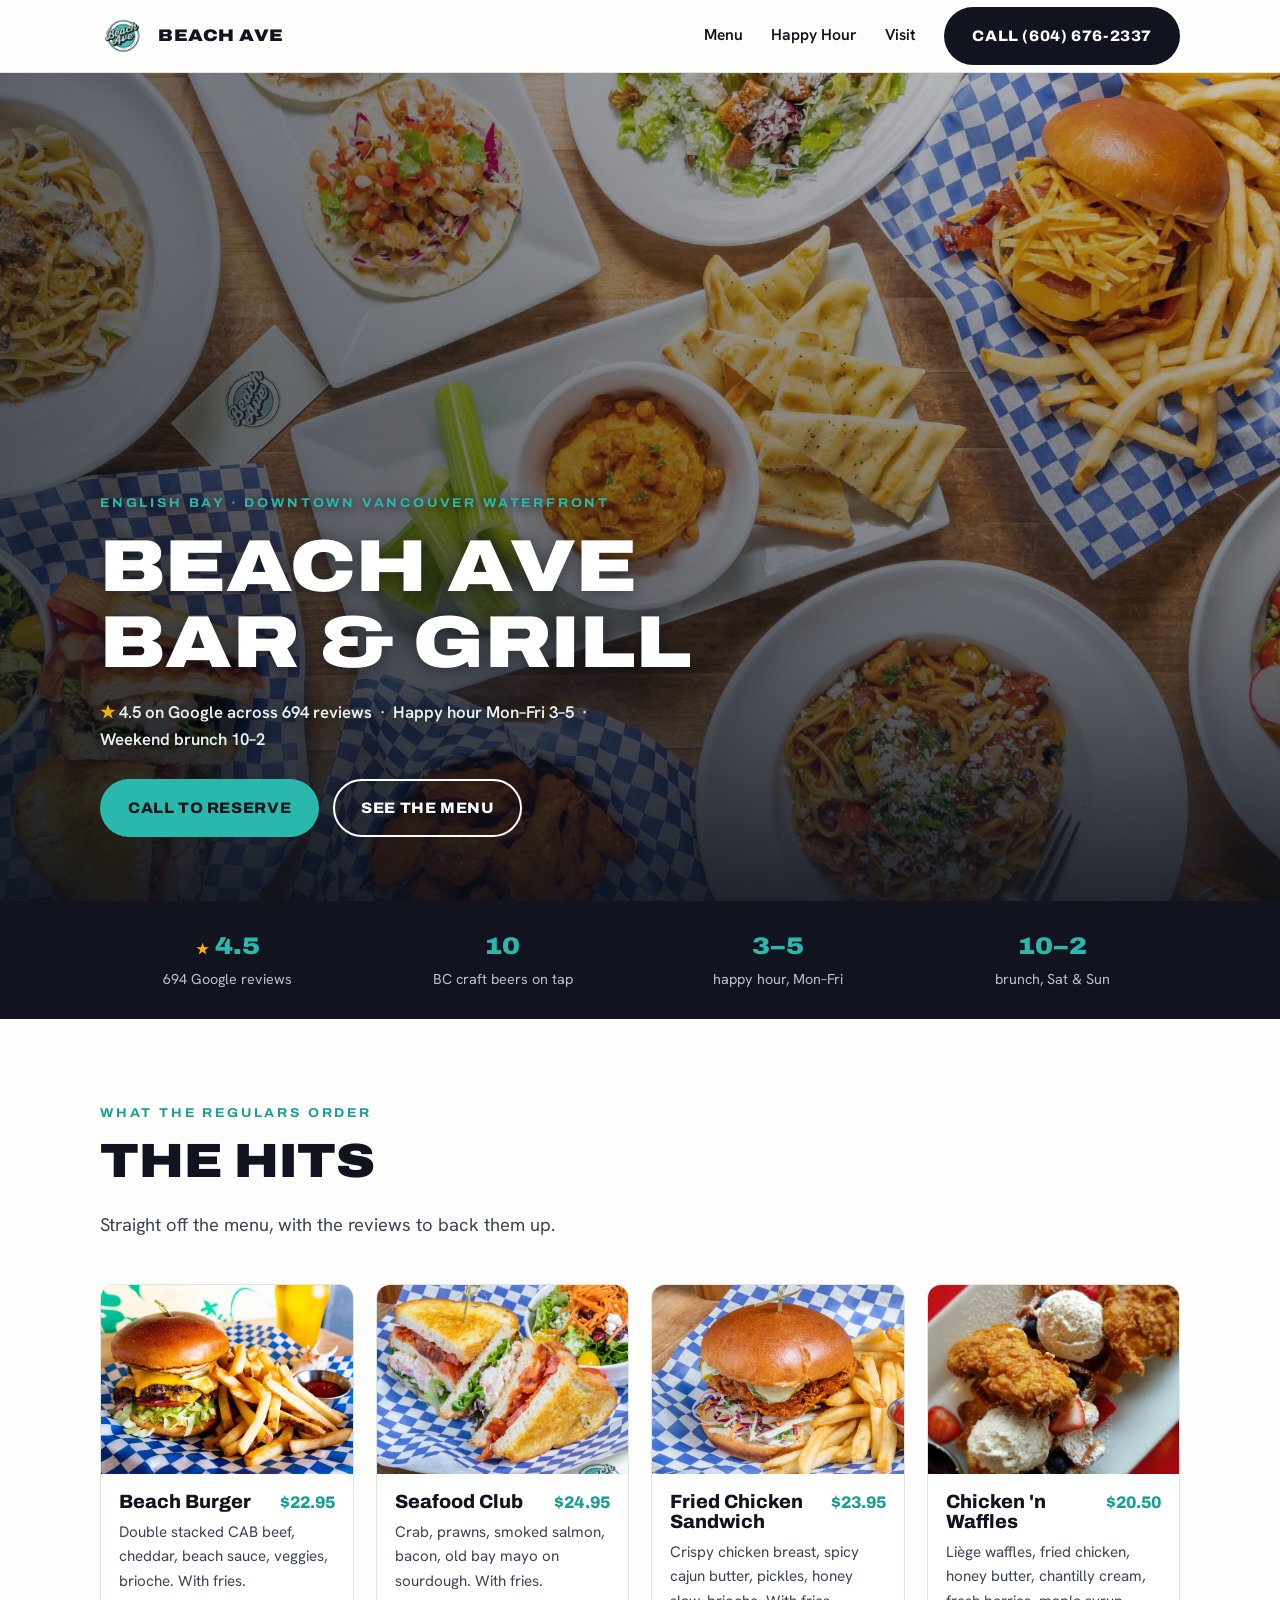
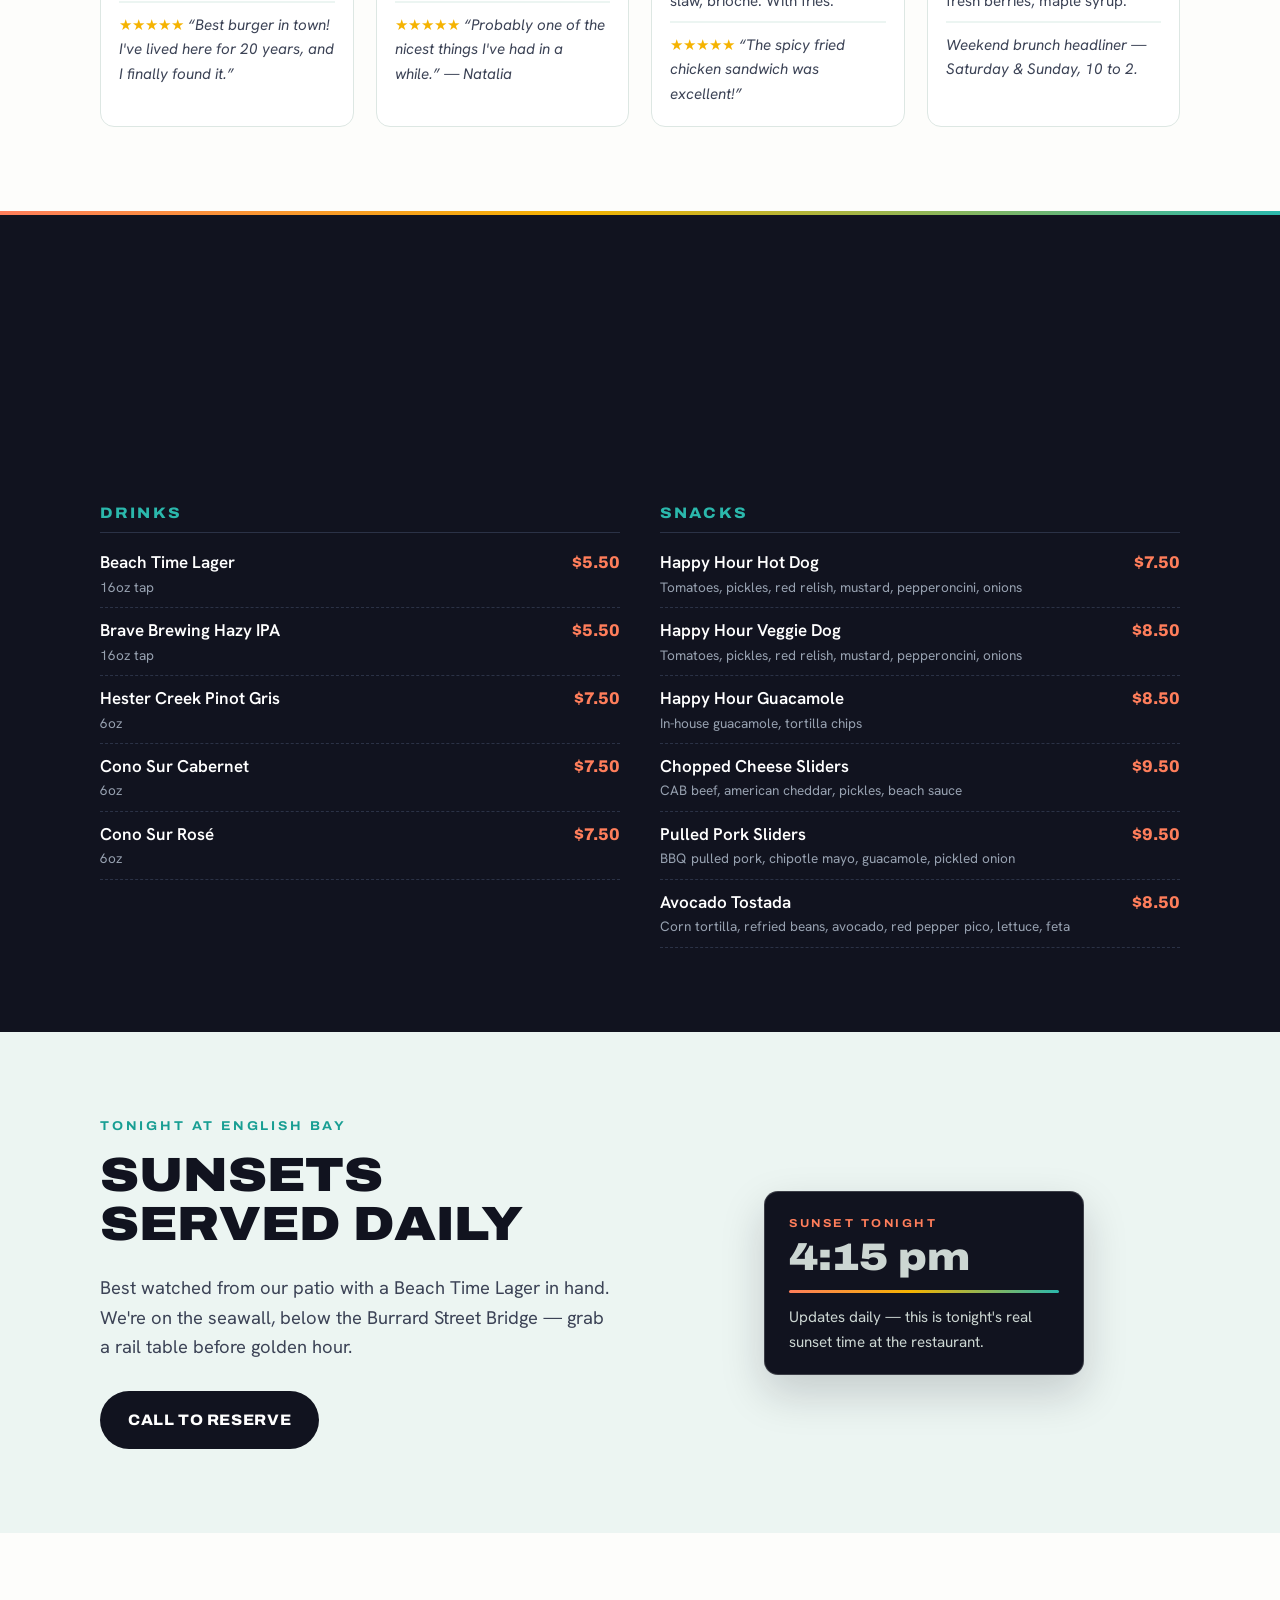
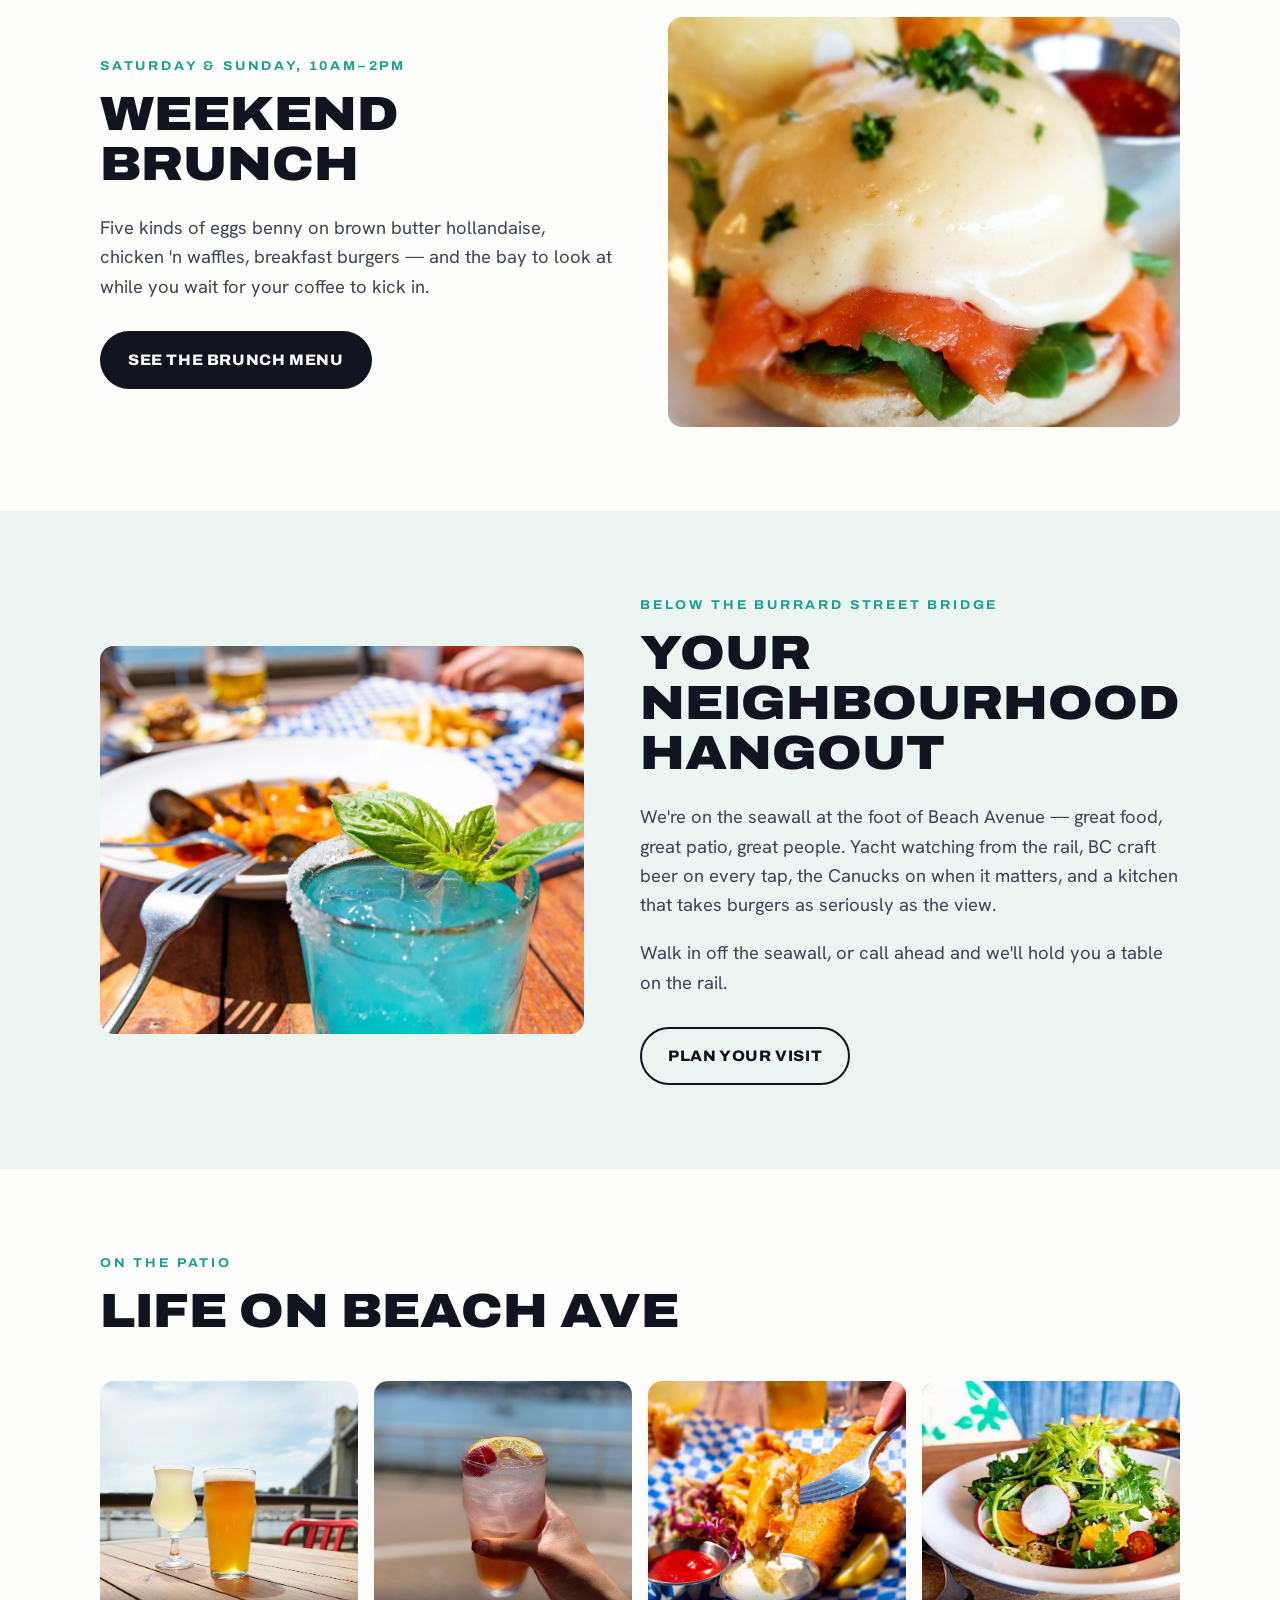
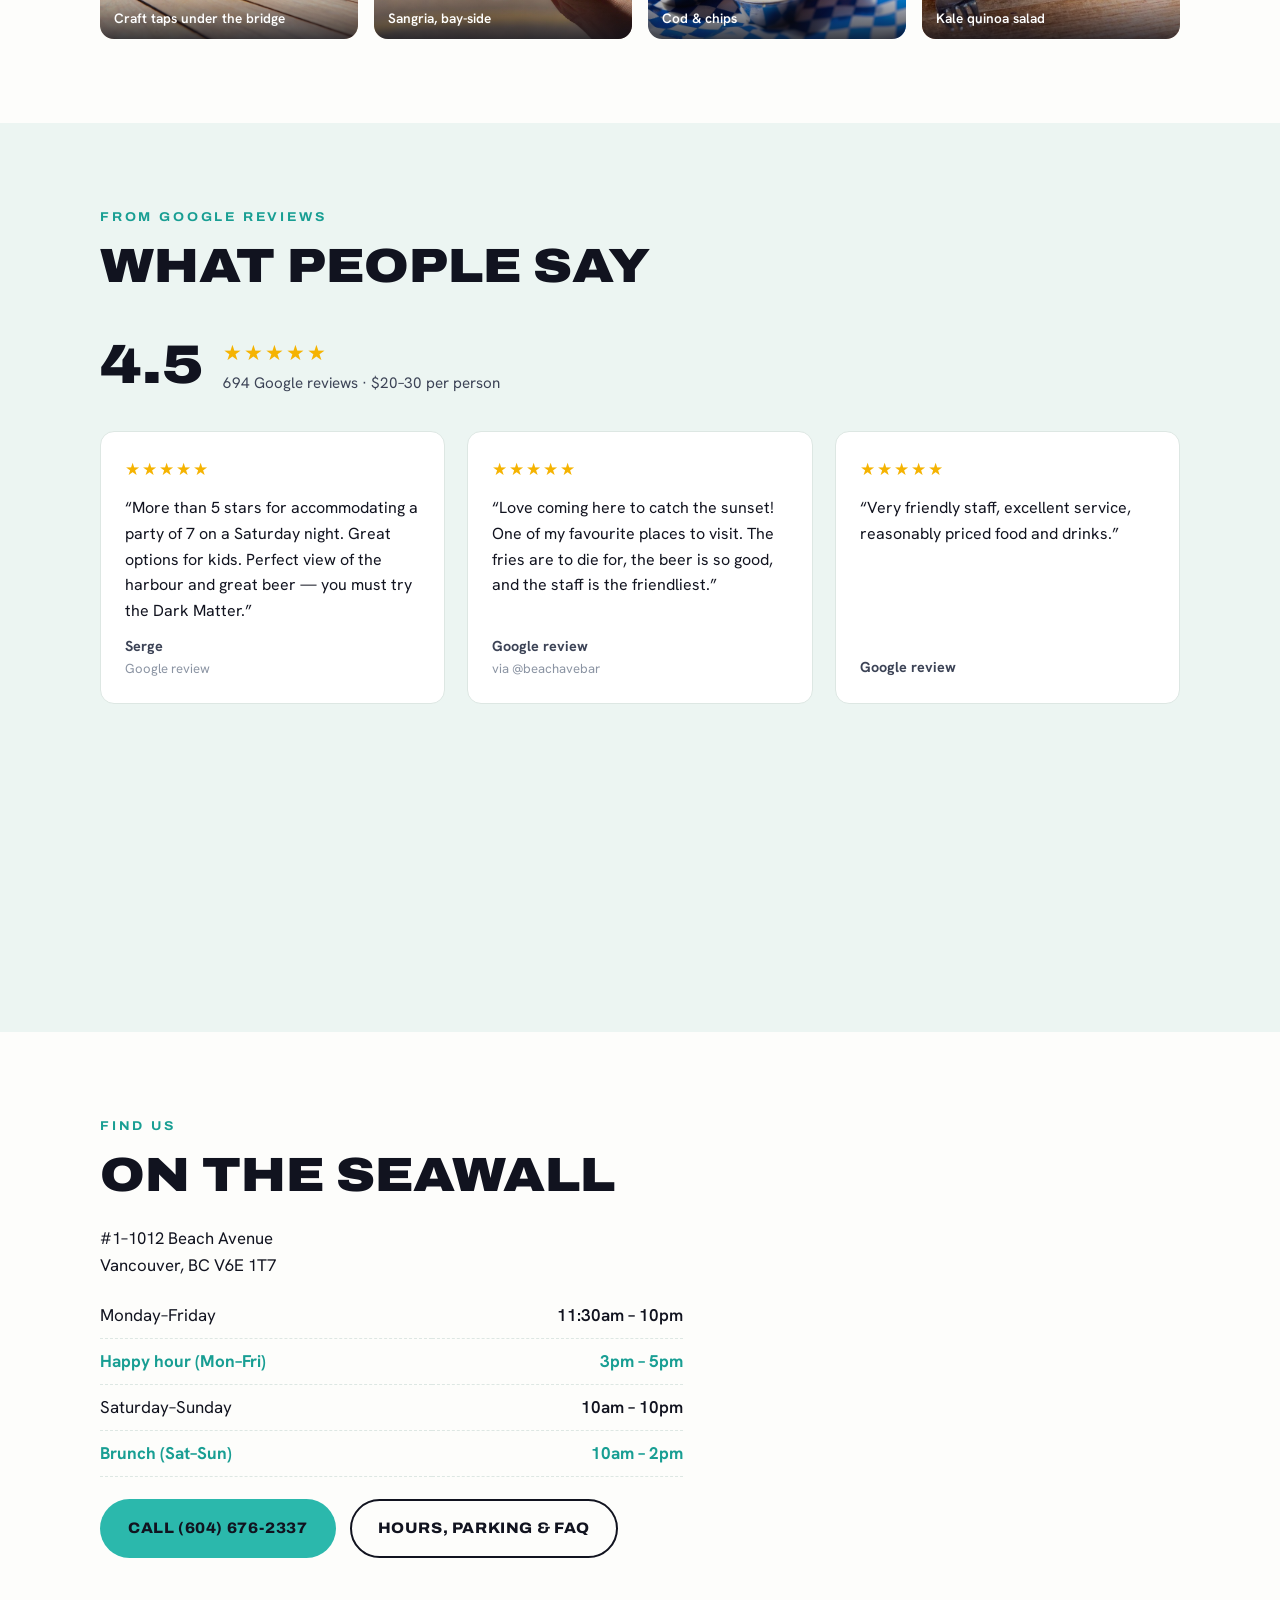
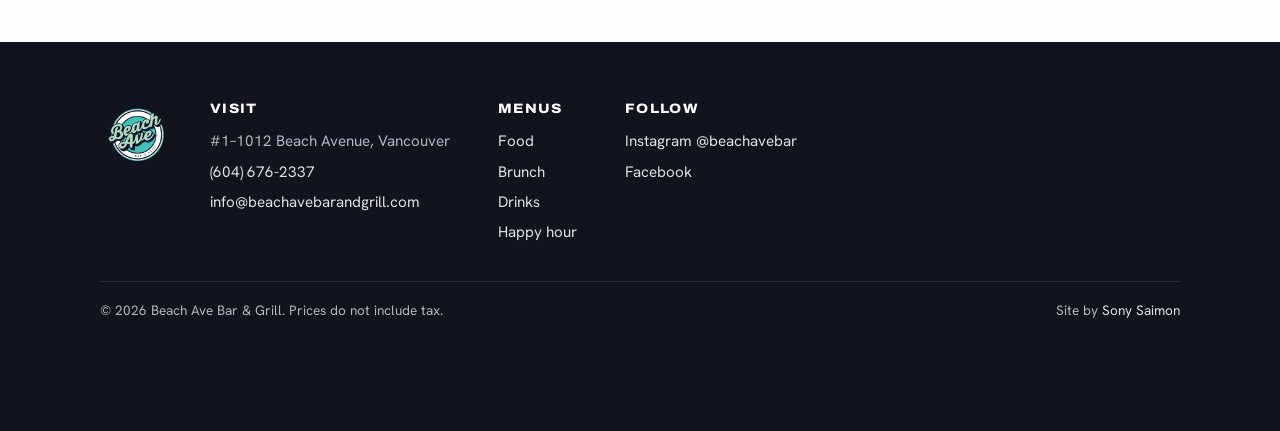
<file: index.html>
<!doctype html>
<html lang="en">
<head>
  <meta charset="utf-8">
  <meta name="viewport" content="width=device-width, initial-scale=1">
  <title>Beach Ave Bar &amp; Grill — Burgers, Brunch &amp; Sunsets on English Bay, Vancouver</title>
  <meta name="description" content="Neighbourhood bar &amp; grill on downtown Vancouver's waterfront, below the Burrard St. Bridge. Burgers, sharing plates, BC craft beer, weekend brunch and a patio built for sunsets. 4.5★ on Google.">
  <link rel="icon" href="favicon.svg" type="image/svg+xml">
  <link rel="apple-touch-icon" href="apple-touch-icon.png">
  <meta property="og:title" content="Beach Ave Bar &amp; Grill — Sunsets Served Daily">
  <meta property="og:description" content="Burgers, sharing plates &amp; drinks on English Bay. Happy hour Mon–Fri 3–5, weekend brunch 10–2. Call (604) 676-2337 to reserve.">
  <meta property="og:image" content="https://web.soichirosaimon.com/beach-ave-bar-and-grill/photos/hero-spread.jpg">
  <meta property="og:url" content="https://web.soichirosaimon.com/beach-ave-bar-and-grill/">
  <meta property="og:type" content="website">
  <link rel="preconnect" href="https://fonts.googleapis.com">
  <link rel="preconnect" href="https://fonts.gstatic.com" crossorigin>
  <link href="https://fonts.googleapis.com/css2?family=Archivo:ital,wdth,wght@0,62..125,100..900;1,62..125,100..900&family=Hanken+Grotesk:wght@400;500;600;700&display=swap" rel="stylesheet">
  <link rel="stylesheet" href="styles.css">
  <script type="application/ld+json">
  {
    "@context": "https://schema.org",
    "@type": "Restaurant",
    "name": "Beach Ave Bar & Grill",
    "image": "https://web.soichirosaimon.com/beach-ave-bar-and-grill/photos/hero-spread.jpg",
    "servesCuisine": ["Burgers", "Seafood", "Brunch", "Canadian"],
    "priceRange": "$20–30",
    "telephone": "+16046762337",
    "email": "info@beachavebarandgrill.com",
    "url": "https://web.soichirosaimon.com/beach-ave-bar-and-grill/",
    "menu": "https://web.soichirosaimon.com/beach-ave-bar-and-grill/menu.html",
    "address": {
      "@type": "PostalAddress",
      "streetAddress": "#1–1012 Beach Avenue",
      "addressLocality": "Vancouver",
      "addressRegion": "BC",
      "postalCode": "V6E 1T7",
      "addressCountry": "CA"
    },
    "geo": { "@type": "GeoCoordinates", "latitude": 49.2775, "longitude": -123.139 },
    "aggregateRating": { "@type": "AggregateRating", "ratingValue": "4.5", "reviewCount": "694" },
    "openingHoursSpecification": [
      { "@type": "OpeningHoursSpecification", "dayOfWeek": ["Monday","Tuesday","Wednesday","Thursday","Friday"], "opens": "11:30", "closes": "22:00" },
      { "@type": "OpeningHoursSpecification", "dayOfWeek": ["Saturday","Sunday"], "opens": "10:00", "closes": "22:00" }
    ],
    "sameAs": ["https://www.instagram.com/beachavebar/", "https://www.facebook.com/beachavebar"]
  }
  </script>
</head>
<body>
<a class="skip-link" href="#main">Skip to content</a>

<header class="site-header">
  <div class="wrap">
    <a class="brand" href="index.html">
      <img src="photos/logo.png" alt="Beach Ave Bar &amp; Grill logo" width="46" height="46">
      <span>Beach Ave</span>
    </a>
    <nav class="site-nav" aria-label="Main">
      <a href="menu.html">Menu</a>
      <a href="index.html#happy-hour">Happy Hour</a>
      <a href="visit.html">Visit</a>
    </nav>
    <a class="btn btn-primary header-call" href="tel:+16046762337">Call (604) 676-2337</a>
  </div>
</header>

<main id="main">

  <!-- Hero -->
  <section class="hero">
    <img class="hero-img" src="photos/hero-spread.jpg" alt="A spread of Beach Ave plates — burgers, wings, salads and fries on blue-checkered liners" width="1800" height="1440" fetchpriority="high">
    <div class="wrap hero-inner">
      <div>
        <p class="eyebrow">English Bay · Downtown Vancouver waterfront</p>
        <h1>Beach Ave Bar&nbsp;&amp;&nbsp;Grill</h1>
        <p class="hero-facts"><span class="star">★</span> 4.5 on Google across 694 reviews &nbsp;·&nbsp; Happy hour Mon–Fri 3–5 &nbsp;·&nbsp; Weekend brunch 10–2</p>
        <div class="hero-ctas">
          <a class="btn btn-primary" href="tel:+16046762337">Call to reserve</a>
          <a class="btn btn-outline on-dark" href="menu.html">See the menu</a>
        </div>
      </div>
    </div>
  </section>

  <!-- Trust strip -->
  <section class="trust-strip" aria-label="Quick facts">
    <div class="wrap">
      <div><strong><span class="star">★</span> 4.5</strong><span>694 Google reviews</span></div>
      <div><strong>10</strong><span>BC craft beers on tap</span></div>
      <div><strong>3–5</strong><span>happy hour, Mon–Fri</span></div>
      <div><strong>10–2</strong><span>brunch, Sat &amp; Sun</span></div>
    </div>
  </section>

  <!-- The hits -->
  <section class="section">
    <div class="wrap">
      <div class="section-head reveal">
        <p class="eyebrow">What the regulars order</p>
        <h2>The hits</h2>
        <p class="lead">Straight off the menu, with the reviews to back them up.</p>
      </div>
      <div class="hits-grid">
        <article class="hit-card reveal">
          <img src="photos/beach-burger.jpg" alt="The Beach Burger with fries on a blue-checkered liner" width="1800" height="1313" loading="lazy">
          <div class="hit-body">
            <h3>Beach Burger <span class="price">$22.95</span></h3>
            <p>Double stacked CAB beef, cheddar, beach sauce, veggies, brioche. With fries.</p>
            <p class="hit-quote"><span class="star">★★★★★</span> “Best burger in town! I've lived here for 20 years, and I finally found it.”</p>
          </div>
        </article>
        <article class="hit-card reveal">
          <img src="photos/seafood-club.jpg" alt="Seafood Club sandwich stacked with crab, prawns and smoked salmon" width="1440" height="1152" loading="lazy">
          <div class="hit-body">
            <h3>Seafood Club <span class="price">$24.95</span></h3>
            <p>Crab, prawns, smoked salmon, bacon, old bay mayo on sourdough. With fries.</p>
            <p class="hit-quote"><span class="star">★★★★★</span> “Probably one of the nicest things I've had in a while.” — Natalia</p>
          </div>
        </article>
        <article class="hit-card reveal">
          <img src="photos/fried-chicken-sandwich.jpg" alt="Fried chicken sandwich with slaw and fries" width="1800" height="1440" loading="lazy">
          <div class="hit-body">
            <h3>Fried Chicken Sandwich <span class="price">$23.95</span></h3>
            <p>Crispy chicken breast, spicy cajun butter, pickles, honey slaw, brioche. With fries.</p>
            <p class="hit-quote"><span class="star">★★★★★</span> “The spicy fried chicken sandwich was excellent!”</p>
          </div>
        </article>
        <article class="hit-card reveal">
          <img src="photos/chicken-and-waffles.jpg" alt="Chicken 'n Waffles with berries, chantilly cream and maple syrup" width="1350" height="1800" loading="lazy">
          <div class="hit-body">
            <h3>Chicken 'n Waffles <span class="price">$20.50</span></h3>
            <p>Liège waffles, fried chicken, honey butter, chantilly cream, fresh berries, maple syrup.</p>
            <p class="hit-quote">Weekend brunch headliner — Saturday &amp; Sunday, 10 to 2.</p>
          </div>
        </article>
      </div>
    </div>
  </section>

  <!-- Happy hour -->
  <section class="hh section" id="happy-hour">
    <div class="wrap">
      <div class="section-head reveal">
        <p class="eyebrow">Monday–Friday, 3–5pm</p>
        <h2>Happy hour</h2>
        <p class="lead">$5.50 pints, $7.50 wine, and snacks under ten bucks — right as the afternoon sun hits the patio.</p>
      </div>
      <div class="hh-board" id="hh-board"></div>
    </div>
  </section>

  <!-- Sunset -->
  <section class="section section-alt sunset-section">
    <div class="wrap split">
      <div class="body reveal">
        <p class="eyebrow">Tonight at English Bay</p>
        <h2>Sunsets served daily</h2>
        <p class="lead">Best watched from our patio with a Beach Time Lager in hand. We're on the seawall, below the Burrard Street Bridge — grab a rail table before golden hour.</p>
        <a class="btn btn-primary" href="tel:+16046762337">Call to reserve</a>
      </div>
      <div class="reveal">
        <div class="sunset-card">
          <p class="sun-label">Sunset tonight</p>
          <p class="sun-time"><span id="sunset-time">…</span></p>
          <div class="sun-bar" aria-hidden="true"></div>
          <p>Updates daily — this is tonight's real sunset time at the restaurant.</p>
        </div>
      </div>
    </div>
  </section>

  <!-- Brunch -->
  <section class="section">
    <div class="wrap split">
      <div class="body reveal">
        <p class="eyebrow">Saturday &amp; Sunday, 10am–2pm</p>
        <h2>Weekend brunch</h2>
        <p class="lead">Five kinds of eggs benny on brown butter hollandaise, chicken 'n waffles, breakfast burgers — and the bay to look at while you wait for your coffee to kick in.</p>
        <a class="btn btn-primary" href="menu.html#brunch">See the brunch menu</a>
      </div>
      <img class="reveal" src="photos/lox-benny.jpg" alt="Lox and cream cheese eggs benedict with hollandaise" width="1800" height="1800" loading="lazy">
    </div>
  </section>

  <!-- Story -->
  <section class="section section-alt">
    <div class="wrap split flip">
      <div class="checker-edge reveal">
        <img src="photos/patio-table.jpg" alt="Plates and a blue cocktail on the sunny Beach Ave patio" width="1800" height="1012" loading="lazy">
      </div>
      <div class="body reveal">
        <p class="eyebrow">Below the Burrard Street Bridge</p>
        <h2>Your neighbourhood hangout</h2>
        <p class="lead">We're on the seawall at the foot of Beach Avenue — great food, great patio, great people. Yacht watching from the rail, BC craft beer on every tap, the Canucks on when it matters, and a kitchen that takes burgers as seriously as the view.</p>
        <p class="lead">Walk in off the seawall, or call ahead and we'll hold you a table on the rail.</p>
        <a class="btn btn-outline" href="visit.html">Plan your visit</a>
      </div>
    </div>
  </section>

  <!-- Gallery -->
  <section class="section">
    <div class="wrap">
      <div class="section-head reveal">
        <p class="eyebrow">On the patio</p>
        <h2>Life on Beach Ave</h2>
      </div>
      <div class="gallery">
        <figure class="reveal"><img src="photos/beer-on-patio.jpg" alt="Two craft beers on a patio table under the Burrard Bridge" width="1333" height="1333" loading="lazy"><figcaption>Craft taps under the bridge</figcaption></figure>
        <figure class="reveal"><img src="photos/drink-by-the-water.jpg" alt="A sangria held up against the water" width="768" height="768" loading="lazy"><figcaption>Sangria, bay-side</figcaption></figure>
        <figure class="reveal"><img src="photos/cod-and-chips.jpg" alt="A fork breaking into crispy battered cod" width="1800" height="1286" loading="lazy"><figcaption>Cod &amp; chips</figcaption></figure>
        <figure class="reveal"><img src="photos/kale-salad.jpg" alt="Kale quinoa salad with berries and goat cheese" width="1024" height="684" loading="lazy"><figcaption>Kale quinoa salad</figcaption></figure>
      </div>
    </div>
  </section>

  <!-- Reviews -->
  <section class="section section-alt">
    <div class="wrap">
      <div class="section-head reveal">
        <p class="eyebrow">From Google reviews</p>
        <h2>What people say</h2>
      </div>
      <div class="rating-banner reveal">
        <span class="rating-score">4.5</span>
        <div class="rating-meta">
          <span class="stars" aria-hidden="true">★★★★★</span>
          <p>694 Google reviews · $20–30 per person</p>
        </div>
      </div>
      <div class="reviews-grid">
        <div class="review-card reveal">
          <span class="stars" aria-hidden="true">★★★★★</span>
          <blockquote>“More than 5 stars for accommodating a party of 7 on a Saturday night. Great options for kids. Perfect view of the harbour and great beer — you must try the Dark Matter.”</blockquote>
          <cite>Serge <span>Google review</span></cite>
        </div>
        <div class="review-card reveal">
          <span class="stars" aria-hidden="true">★★★★★</span>
          <blockquote>“Love coming here to catch the sunset! One of my favourite places to visit. The fries are to die for, the beer is so good, and the staff is the friendliest.”</blockquote>
          <cite>Google review <span>via @beachavebar</span></cite>
        </div>
        <div class="review-card reveal">
          <span class="stars" aria-hidden="true">★★★★★</span>
          <blockquote>“Very friendly staff, excellent service, reasonably priced food and drinks.”</blockquote>
          <cite>Google review</cite>
        </div>
        <div class="review-card reveal">
          <span class="stars" aria-hidden="true">★★★★★</span>
          <blockquote>“We especially enjoyed the burgers, crispy fries, and the homemade lemonade.”</blockquote>
          <cite>Google review</cite>
        </div>
        <div class="review-card reveal">
          <span class="stars" aria-hidden="true">★★★★★</span>
          <blockquote>“The beach burger was sooo good — juicy, homemade, and a big portion.”</blockquote>
          <cite>Google review</cite>
        </div>
        <div class="review-card reveal">
          <span class="stars" aria-hidden="true">★★★★★</span>
          <blockquote>“I just tried the seafood club for the first time and it's probably one of the nicest things I've had in a while.”</blockquote>
          <cite>Natalia <span>Google review</span></cite>
        </div>
      </div>
    </div>
  </section>

  <!-- Visit teaser -->
  <section class="section">
    <div class="wrap visit-grid">
      <div class="reveal">
        <p class="eyebrow">Find us</p>
        <h2>On the seawall</h2>
        <address>
          #1–1012 Beach Avenue<br>
          Vancouver, BC V6E 1T7
        </address>
        <table class="hours-table">
          <tr><td>Monday–Friday</td><td>11:30am – 10pm</td></tr>
          <tr class="hl"><td>Happy hour (Mon–Fri)</td><td>3pm – 5pm</td></tr>
          <tr><td>Saturday–Sunday</td><td>10am – 10pm</td></tr>
          <tr class="hl"><td>Brunch (Sat–Sun)</td><td>10am – 2pm</td></tr>
        </table>
        <div class="hero-ctas">
          <a class="btn btn-primary" href="tel:+16046762337">Call (604) 676-2337</a>
          <a class="btn btn-outline" href="visit.html">Hours, parking &amp; FAQ</a>
        </div>
      </div>
      <div class="reveal">
        <iframe title="Map to Beach Ave Bar & Grill" src="https://www.google.com/maps?q=Beach%20Ave%20Bar%20and%20Grill%2C%201012%20Beach%20Ave%20%231%2C%20Vancouver%2C%20BC%20V6E%201T7&output=embed" loading="lazy" referrerpolicy="no-referrer-when-downgrade"></iframe>
      </div>
    </div>
  </section>

</main>

<footer class="site-footer">
  <div class="wrap">
    <img src="photos/logo.png" alt="" width="74" height="74">
    <div class="footer-links">
      <div>
        <h4>Visit</h4>
        <ul>
          <li>#1–1012 Beach Avenue, Vancouver</li>
          <li><a href="tel:+16046762337">(604) 676-2337</a></li>
          <li><a href="mailto:info@beachavebarandgrill.com">info@beachavebarandgrill.com</a></li>
        </ul>
      </div>
      <div>
        <h4>Menus</h4>
        <ul>
          <li><a href="menu.html#food">Food</a></li>
          <li><a href="menu.html#brunch">Brunch</a></li>
          <li><a href="menu.html#drinks">Drinks</a></li>
          <li><a href="menu.html#happyhour">Happy hour</a></li>
        </ul>
      </div>
      <div>
        <h4>Follow</h4>
        <ul>
          <li><a href="https://www.instagram.com/beachavebar/" rel="noopener">Instagram @beachavebar</a></li>
          <li><a href="https://www.facebook.com/beachavebar" rel="noopener">Facebook</a></li>
        </ul>
      </div>
    </div>
    <div></div>
    <div class="footer-credit">
      <span>© 2026 Beach Ave Bar &amp; Grill. Prices do not include tax.</span>
      <span>Site by <a href="https://web.soichirosaimon.com">Sony Saimon</a></span>
    </div>
  </div>
</footer>

<nav class="action-bar" aria-label="Quick actions">
  <a class="primary" href="tel:+16046762337">Call</a>
  <a href="menu.html">Menu</a>
  <a href="https://maps.google.com/?q=Beach+Ave+Bar+and+Grill,+1012+Beach+Ave+%231,+Vancouver,+BC+V6E+1T7" rel="noopener">Directions</a>
</nav>

<script src="services.js"></script>
<script src="main.js"></script>
</body>
</html>
</file>
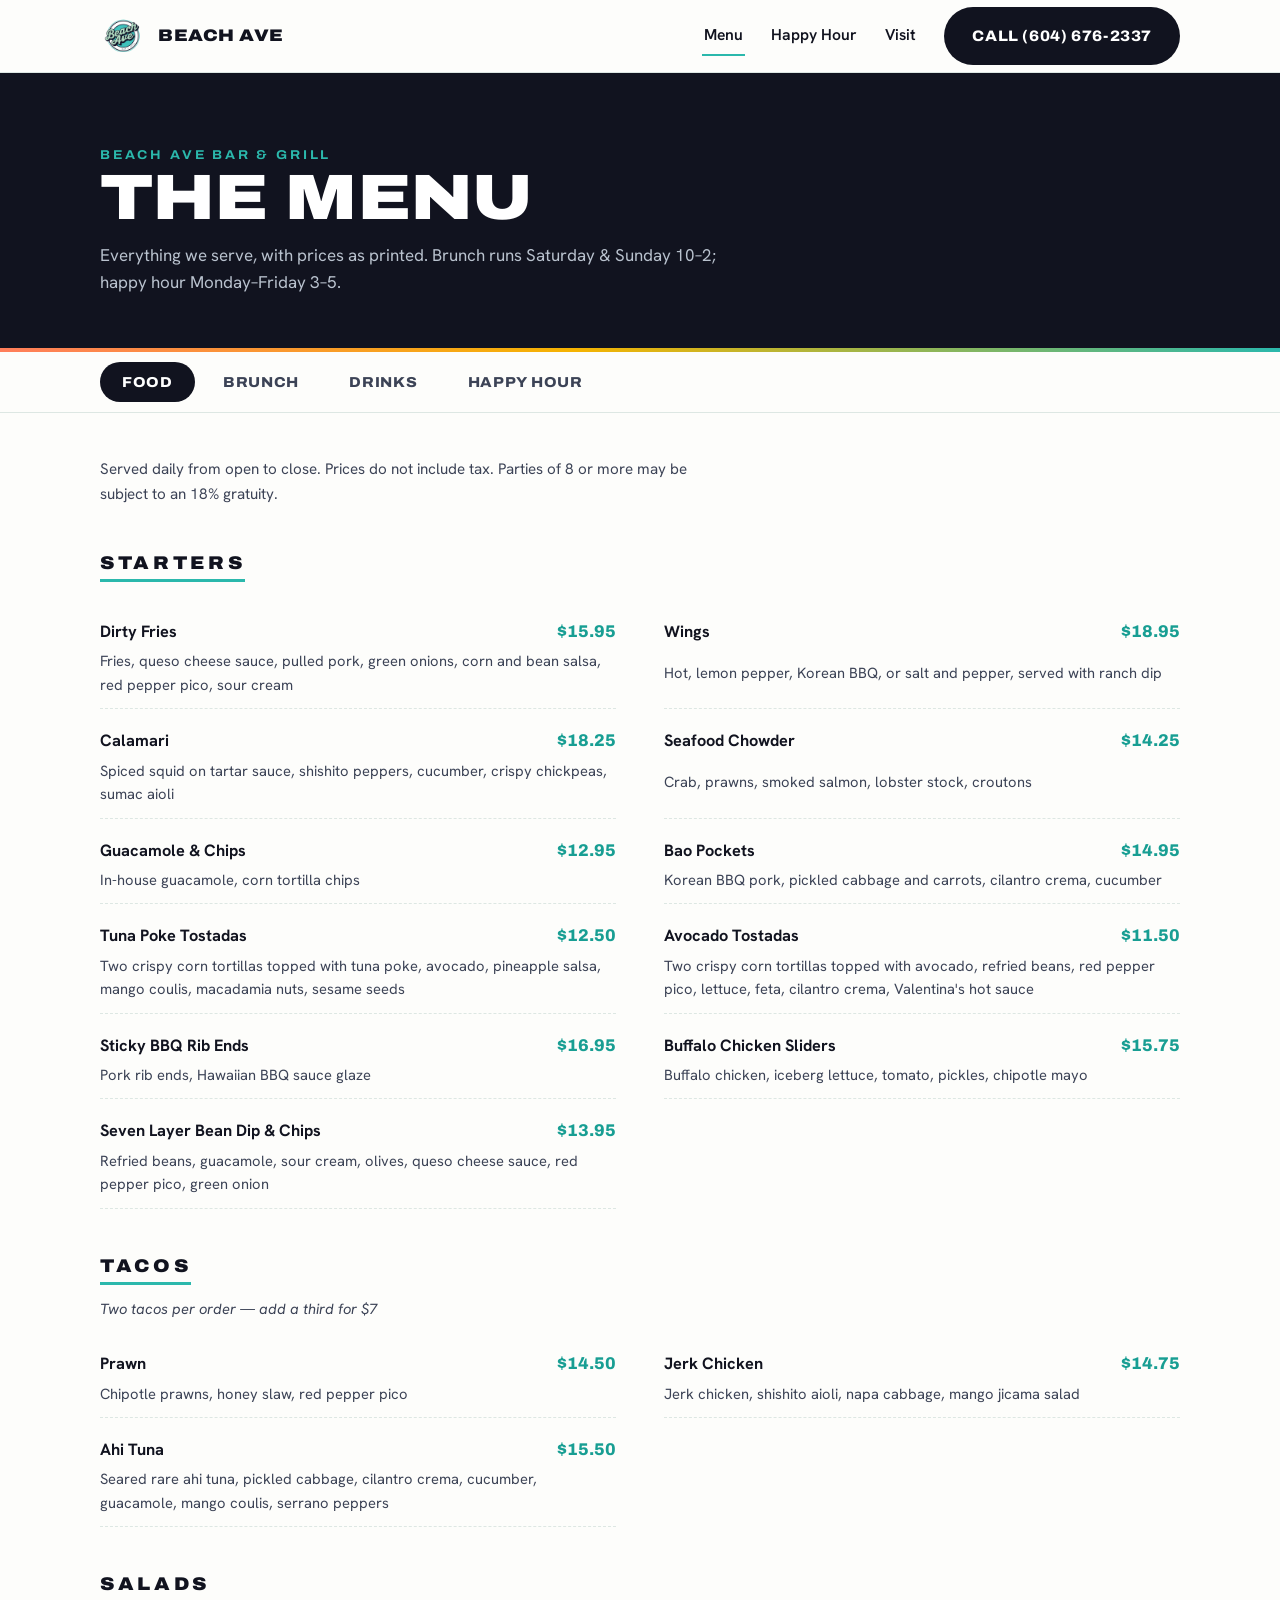
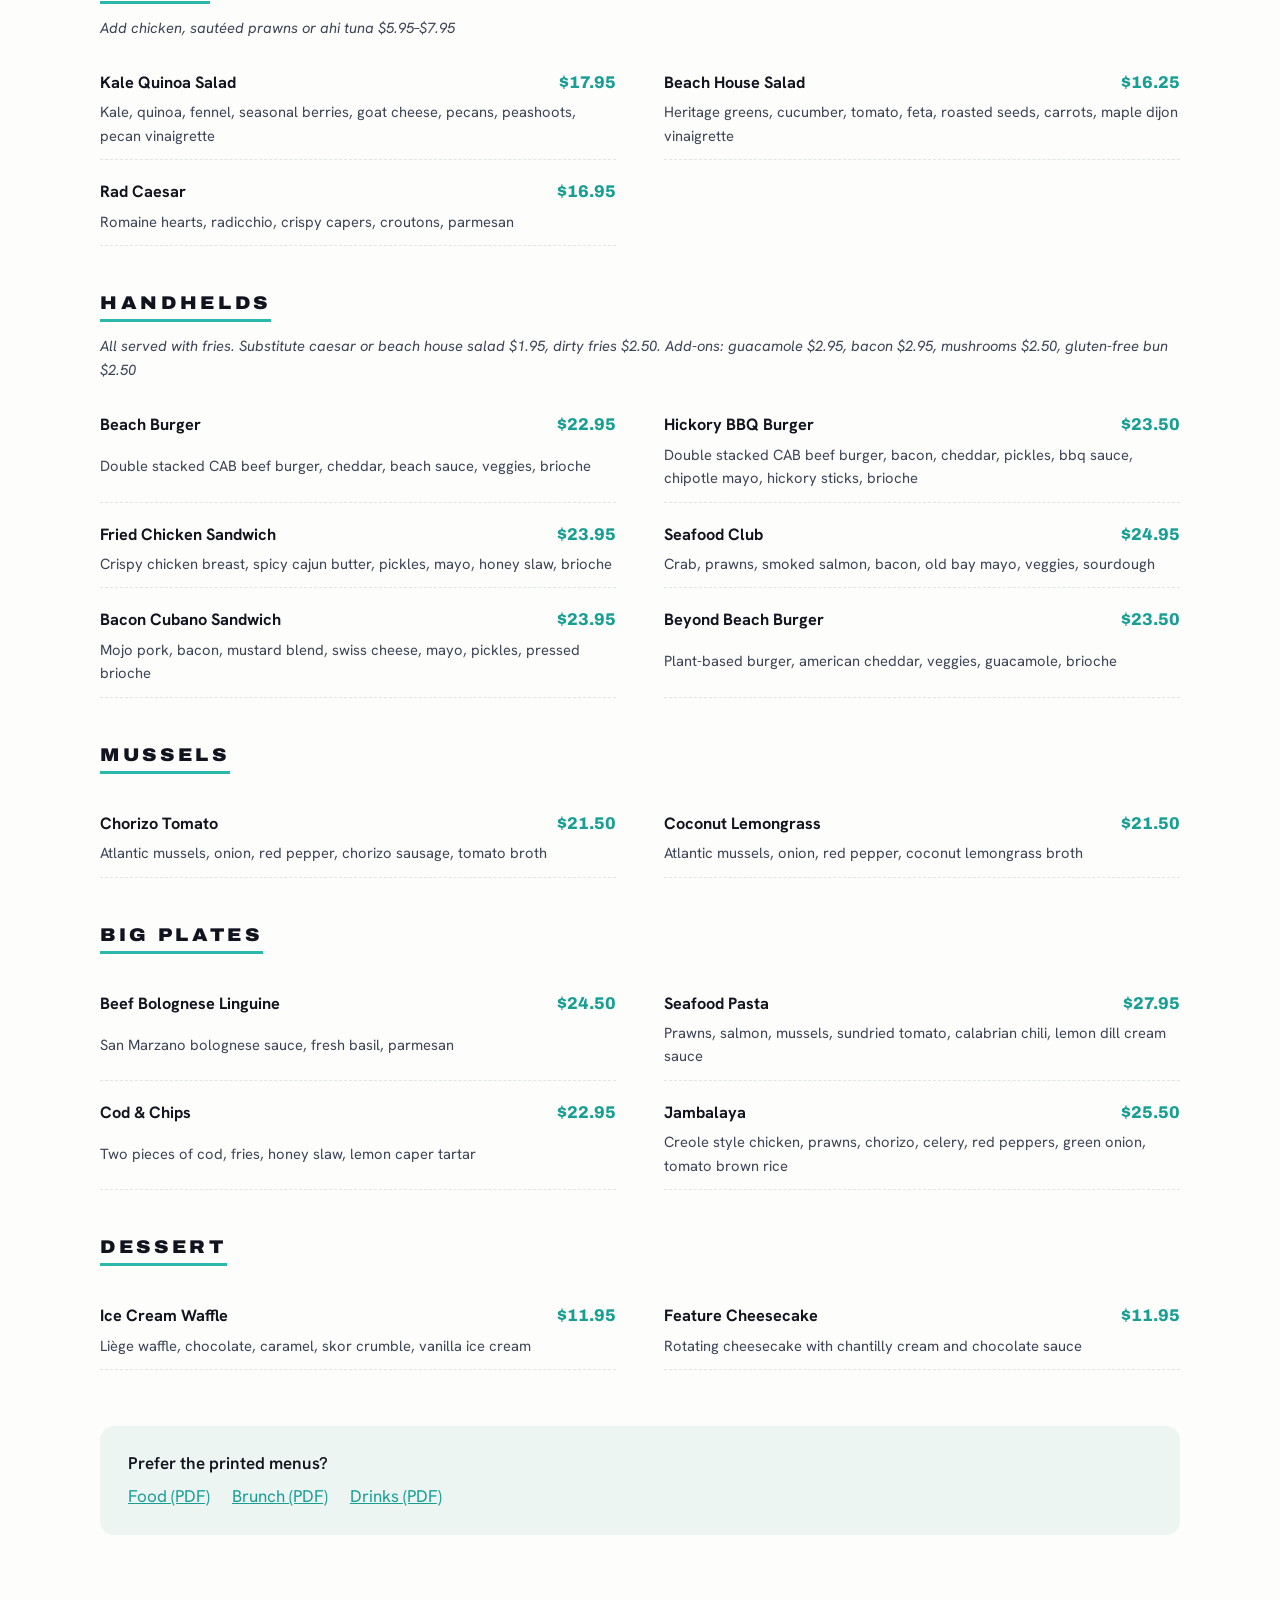
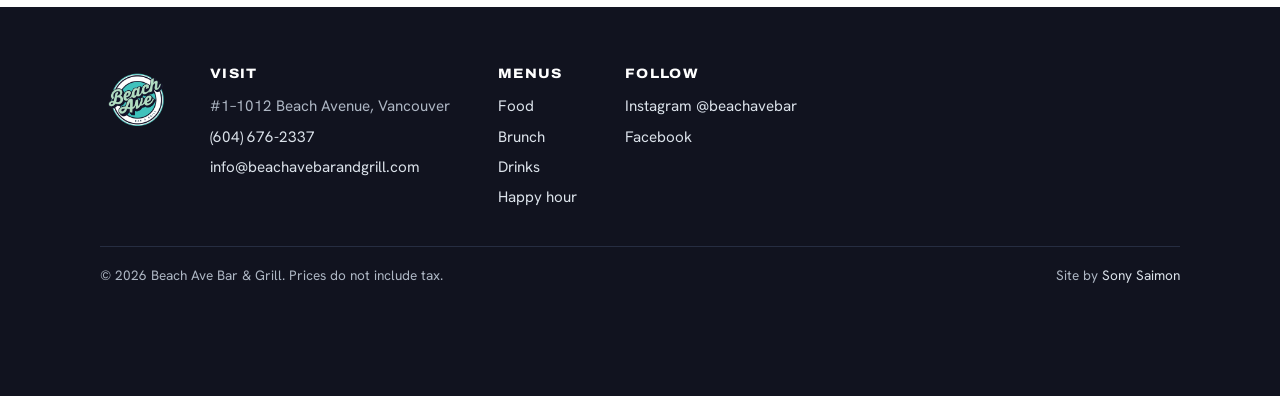
<file: menu.html>
<!doctype html>
<html lang="en">
<head>
  <meta charset="utf-8">
  <meta name="viewport" content="width=device-width, initial-scale=1">
  <title>Menu — Beach Ave Bar &amp; Grill, Vancouver</title>
  <meta name="description" content="The full Beach Ave Bar &amp; Grill menu with prices — burgers, tacos, seafood, weekend brunch, BC craft beer, cocktails and the Mon–Fri 3–5 happy hour.">
  <link rel="icon" href="favicon.svg" type="image/svg+xml">
  <link rel="apple-touch-icon" href="apple-touch-icon.png">
  <meta property="og:title" content="Menu — Beach Ave Bar &amp; Grill">
  <meta property="og:description" content="Burgers, tacos, seafood, brunch and BC craft beer on English Bay — full menu with prices.">
  <meta property="og:image" content="https://web.soichirosaimon.com/beach-ave-bar-and-grill/photos/hero-spread.jpg">
  <meta property="og:url" content="https://web.soichirosaimon.com/beach-ave-bar-and-grill/menu.html">
  <meta property="og:type" content="website">
  <link rel="preconnect" href="https://fonts.googleapis.com">
  <link rel="preconnect" href="https://fonts.gstatic.com" crossorigin>
  <link href="https://fonts.googleapis.com/css2?family=Archivo:ital,wdth,wght@0,62..125,100..900;1,62..125,100..900&family=Hanken+Grotesk:wght@400;500;600;700&display=swap" rel="stylesheet">
  <link rel="stylesheet" href="styles.css">
</head>
<body>
<a class="skip-link" href="#main">Skip to content</a>

<header class="site-header">
  <div class="wrap">
    <a class="brand" href="index.html">
      <img src="photos/logo.png" alt="Beach Ave Bar &amp; Grill logo" width="46" height="46">
      <span>Beach Ave</span>
    </a>
    <nav class="site-nav" aria-label="Main">
      <a href="menu.html" aria-current="page">Menu</a>
      <a href="index.html#happy-hour">Happy Hour</a>
      <a href="visit.html">Visit</a>
    </nav>
    <a class="btn btn-primary header-call" href="tel:+16046762337">Call (604) 676-2337</a>
  </div>
</header>

<main id="main">
  <section class="page-hero">
    <div class="wrap">
      <p class="eyebrow">Beach Ave Bar &amp; Grill</p>
      <h1>The menu</h1>
      <p>Everything we serve, with prices as printed. Brunch runs Saturday &amp; Sunday 10–2; happy hour Monday–Friday 3–5.</p>
    </div>
  </section>

  <div class="menu-tabs">
    <div class="wrap" id="menu-tabbar" role="tablist" aria-label="Menus"></div>
  </div>

  <section class="menu-section">
    <div class="wrap" id="menu-app" aria-live="polite"></div>
    <div class="wrap">
      <div class="menu-pdfs">
        <p>Prefer the printed menus?</p>
        <a href="https://www.beachavebarandgrill.com/s/Beach-Ave-Food-menu-April-2026.pdf" rel="noopener">Food (PDF)</a>
        <a href="https://www.beachavebarandgrill.com/s/Beach-ave-Brunch-menu-April-2026.pdf" rel="noopener">Brunch (PDF)</a>
        <a href="https://www.beachavebarandgrill.com/s/Beach-Ave-Drink-Menu-April-2026.pdf" rel="noopener">Drinks (PDF)</a>
      </div>
    </div>
  </section>
</main>

<footer class="site-footer">
  <div class="wrap">
    <img src="photos/logo.png" alt="" width="74" height="74">
    <div class="footer-links">
      <div>
        <h4>Visit</h4>
        <ul>
          <li>#1–1012 Beach Avenue, Vancouver</li>
          <li><a href="tel:+16046762337">(604) 676-2337</a></li>
          <li><a href="mailto:info@beachavebarandgrill.com">info@beachavebarandgrill.com</a></li>
        </ul>
      </div>
      <div>
        <h4>Menus</h4>
        <ul>
          <li><a href="menu.html#food">Food</a></li>
          <li><a href="menu.html#brunch">Brunch</a></li>
          <li><a href="menu.html#drinks">Drinks</a></li>
          <li><a href="menu.html#happyhour">Happy hour</a></li>
        </ul>
      </div>
      <div>
        <h4>Follow</h4>
        <ul>
          <li><a href="https://www.instagram.com/beachavebar/" rel="noopener">Instagram @beachavebar</a></li>
          <li><a href="https://www.facebook.com/beachavebar" rel="noopener">Facebook</a></li>
        </ul>
      </div>
    </div>
    <div></div>
    <div class="footer-credit">
      <span>© 2026 Beach Ave Bar &amp; Grill. Prices do not include tax.</span>
      <span>Site by <a href="https://web.soichirosaimon.com">Sony Saimon</a></span>
    </div>
  </div>
</footer>

<nav class="action-bar" aria-label="Quick actions">
  <a class="primary" href="tel:+16046762337">Call</a>
  <a href="index.html">Home</a>
  <a href="https://maps.google.com/?q=Beach+Ave+Bar+and+Grill,+1012+Beach+Ave+%231,+Vancouver,+BC+V6E+1T7" rel="noopener">Directions</a>
</nav>

<script src="services.js"></script>
<script src="main.js"></script>
</body>
</html>
</file>
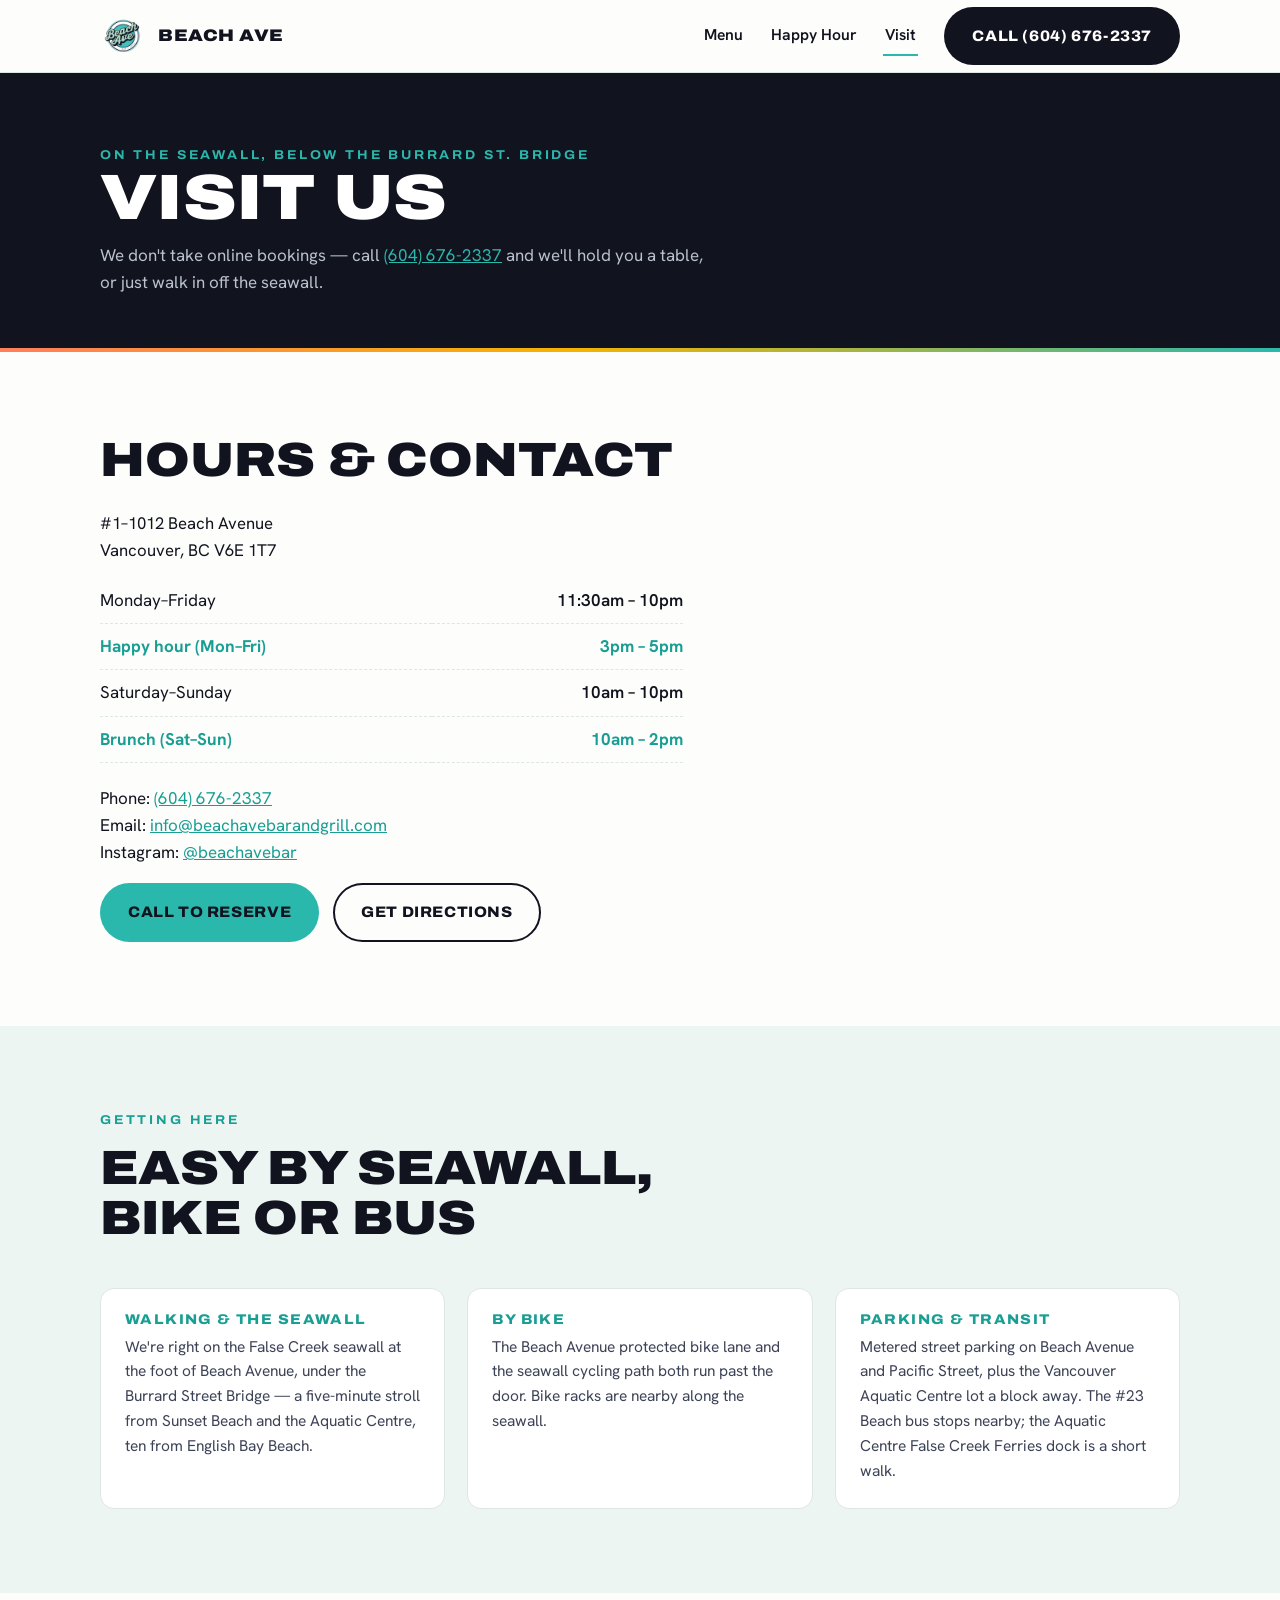
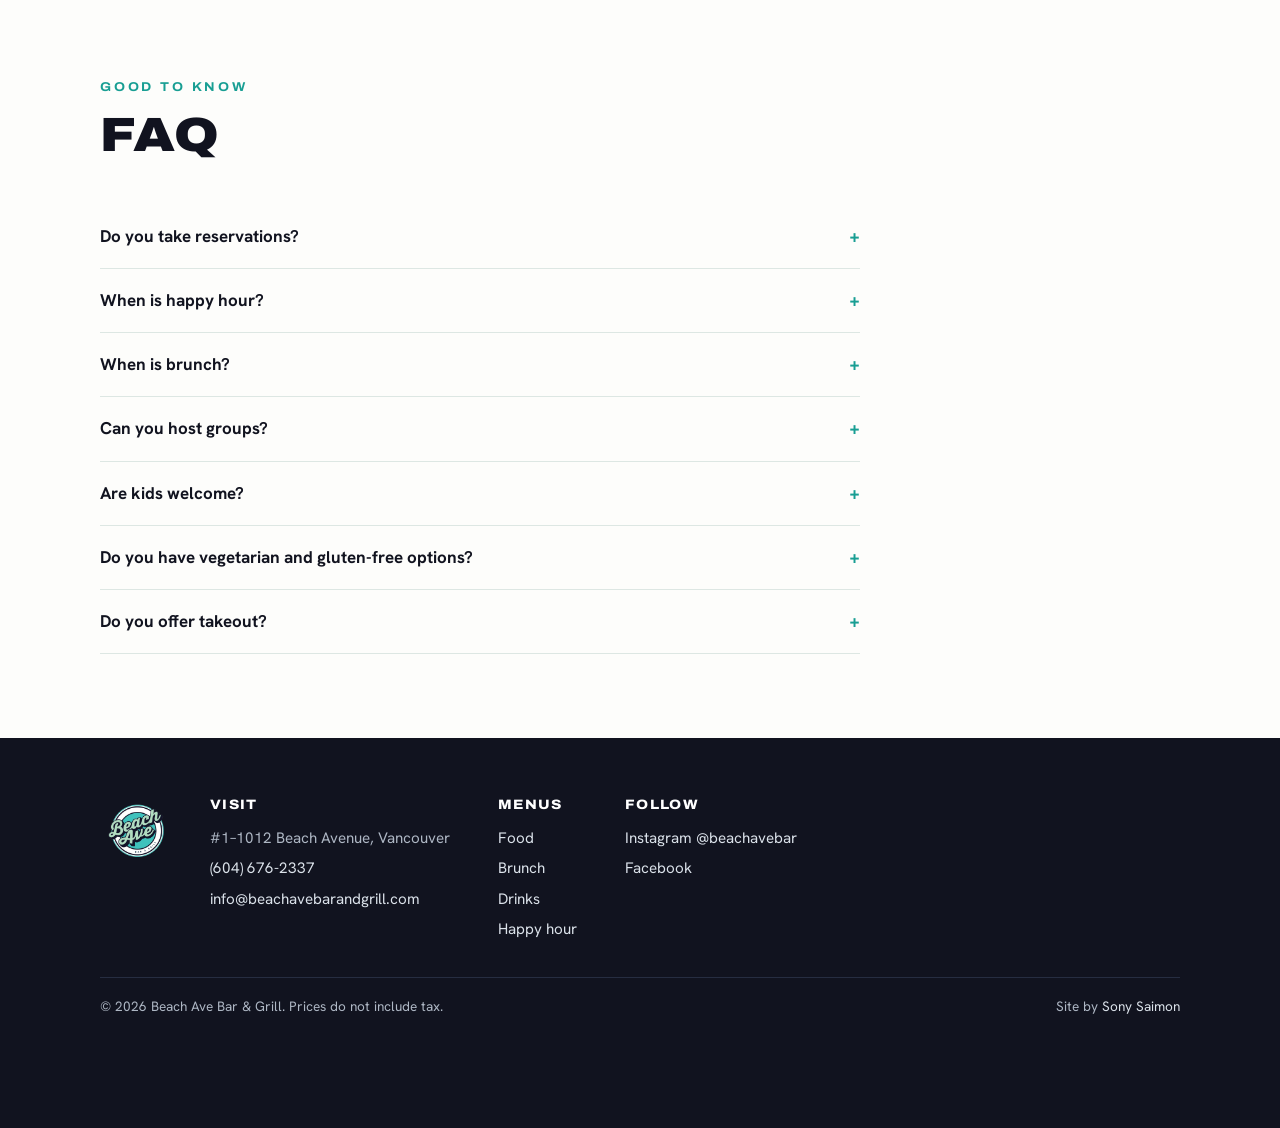
<file: visit.html>
<!doctype html>
<html lang="en">
<head>
  <meta charset="utf-8">
  <meta name="viewport" content="width=device-width, initial-scale=1">
  <title>Visit — Beach Ave Bar &amp; Grill, Vancouver</title>
  <meta name="description" content="Find Beach Ave Bar &amp; Grill at #1–1012 Beach Avenue on Vancouver's seawall, below the Burrard St. Bridge. Hours, reservations, parking, transit and FAQ.">
  <link rel="icon" href="favicon.svg" type="image/svg+xml">
  <link rel="apple-touch-icon" href="apple-touch-icon.png">
  <meta property="og:title" content="Visit Beach Ave Bar &amp; Grill">
  <meta property="og:description" content="On the seawall at #1–1012 Beach Avenue, Vancouver. Open daily; call (604) 676-2337 to reserve.">
  <meta property="og:image" content="https://web.soichirosaimon.com/beach-ave-bar-and-grill/photos/patio-table.jpg">
  <meta property="og:url" content="https://web.soichirosaimon.com/beach-ave-bar-and-grill/visit.html">
  <meta property="og:type" content="website">
  <link rel="preconnect" href="https://fonts.googleapis.com">
  <link rel="preconnect" href="https://fonts.gstatic.com" crossorigin>
  <link href="https://fonts.googleapis.com/css2?family=Archivo:ital,wdth,wght@0,62..125,100..900;1,62..125,100..900&family=Hanken+Grotesk:wght@400;500;600;700&display=swap" rel="stylesheet">
  <link rel="stylesheet" href="styles.css">
</head>
<body>
<a class="skip-link" href="#main">Skip to content</a>

<header class="site-header">
  <div class="wrap">
    <a class="brand" href="index.html">
      <img src="photos/logo.png" alt="Beach Ave Bar &amp; Grill logo" width="46" height="46">
      <span>Beach Ave</span>
    </a>
    <nav class="site-nav" aria-label="Main">
      <a href="menu.html">Menu</a>
      <a href="index.html#happy-hour">Happy Hour</a>
      <a href="visit.html" aria-current="page">Visit</a>
    </nav>
    <a class="btn btn-primary header-call" href="tel:+16046762337">Call (604) 676-2337</a>
  </div>
</header>

<main id="main">
  <section class="page-hero">
    <div class="wrap">
      <p class="eyebrow">On the seawall, below the Burrard St. Bridge</p>
      <h1>Visit us</h1>
      <p>We don't take online bookings — call <a href="tel:+16046762337" style="color:#2bb8ac">(604) 676-2337</a> and we'll hold you a table, or just walk in off the seawall.</p>
    </div>
  </section>

  <section class="section">
    <div class="wrap visit-grid">
      <div>
        <h2>Hours &amp; contact</h2>
        <address>
          #1–1012 Beach Avenue<br>
          Vancouver, BC V6E 1T7
        </address>
        <table class="hours-table">
          <tr><td>Monday–Friday</td><td>11:30am – 10pm</td></tr>
          <tr class="hl"><td>Happy hour (Mon–Fri)</td><td>3pm – 5pm</td></tr>
          <tr><td>Saturday–Sunday</td><td>10am – 10pm</td></tr>
          <tr class="hl"><td>Brunch (Sat–Sun)</td><td>10am – 2pm</td></tr>
        </table>
        <p>
          Phone: <a href="tel:+16046762337">(604) 676-2337</a><br>
          Email: <a href="mailto:info@beachavebarandgrill.com">info@beachavebarandgrill.com</a><br>
          Instagram: <a href="https://www.instagram.com/beachavebar/" rel="noopener">@beachavebar</a>
        </p>
        <div class="hero-ctas">
          <a class="btn btn-primary" href="tel:+16046762337">Call to reserve</a>
          <a class="btn btn-outline" href="https://maps.google.com/?q=Beach+Ave+Bar+and+Grill,+1012+Beach+Ave+%231,+Vancouver,+BC+V6E+1T7" rel="noopener">Get directions</a>
        </div>
      </div>
      <div>
        <iframe title="Map to Beach Ave Bar & Grill" src="https://www.google.com/maps?q=Beach%20Ave%20Bar%20and%20Grill%2C%201012%20Beach%20Ave%20%231%2C%20Vancouver%2C%20BC%20V6E%201T7&output=embed" loading="lazy" referrerpolicy="no-referrer-when-downgrade"></iframe>
      </div>
    </div>
  </section>

  <section class="section section-alt">
    <div class="wrap">
      <div class="section-head">
        <p class="eyebrow">Getting here</p>
        <h2>Easy by seawall, bike or bus</h2>
      </div>
      <div class="getting-here">
        <div class="gh-card">
          <h3>Walking &amp; the seawall</h3>
          <p>We're right on the False Creek seawall at the foot of Beach Avenue, under the Burrard Street Bridge — a five-minute stroll from Sunset Beach and the Aquatic Centre, ten from English Bay Beach.</p>
        </div>
        <div class="gh-card">
          <h3>By bike</h3>
          <p>The Beach Avenue protected bike lane and the seawall cycling path both run past the door. Bike racks are nearby along the seawall.</p>
        </div>
        <div class="gh-card">
          <h3>Parking &amp; transit</h3>
          <p>Metered street parking on Beach Avenue and Pacific Street, plus the Vancouver Aquatic Centre lot a block away. The #23 Beach bus stops nearby; the Aquatic Centre False Creek Ferries dock is a short walk.</p>
        </div>
      </div>
    </div>
  </section>

  <section class="section">
    <div class="wrap">
      <div class="section-head">
        <p class="eyebrow">Good to know</p>
        <h2>FAQ</h2>
      </div>
      <div class="faq">
        <details>
          <summary>Do you take reservations?</summary>
          <p>Yes — by phone. Call <a href="tel:+16046762337">(604) 676-2337</a> and we'll set you up. Walk-ins are always welcome, and the patio is first-come on sunny days, so arrive early for sunset.</p>
        </details>
        <details>
          <summary>When is happy hour?</summary>
          <p>Monday to Friday, 3–5pm: $5.50 select pints, $7.50 glasses of wine, and snacks from $7.50. The full list is on the <a href="menu.html#happyhour">happy hour menu</a>.</p>
        </details>
        <details>
          <summary>When is brunch?</summary>
          <p>Saturday and Sunday, 10am–2pm — five kinds of eggs benny, chicken 'n waffles, breakfast burgers and more. See the <a href="menu.html#brunch">brunch menu</a>.</p>
        </details>
        <details>
          <summary>Can you host groups?</summary>
          <p>Yes — we're happy to accommodate larger tables (one review raves about us seating a party of seven on a Saturday night). Call ahead for groups; parties of 8 or more may be subject to an 18% gratuity.</p>
        </details>
        <details>
          <summary>Are kids welcome?</summary>
          <p>Absolutely — we have great options for kids and the kitchen is happy to adapt dishes.</p>
        </details>
        <details>
          <summary>Do you have vegetarian and gluten-free options?</summary>
          <p>Yes — the Beyond Beach Burger, avocado tostadas, salads and more, plus gluten-free buns for any handheld ($2.50).</p>
        </details>
        <details>
          <summary>Do you offer takeout?</summary>
          <p>Yes, dine-in and takeout. Call <a href="tel:+16046762337">(604) 676-2337</a> to order ahead.</p>
        </details>
      </div>
    </div>
  </section>
</main>

<footer class="site-footer">
  <div class="wrap">
    <img src="photos/logo.png" alt="" width="74" height="74">
    <div class="footer-links">
      <div>
        <h4>Visit</h4>
        <ul>
          <li>#1–1012 Beach Avenue, Vancouver</li>
          <li><a href="tel:+16046762337">(604) 676-2337</a></li>
          <li><a href="mailto:info@beachavebarandgrill.com">info@beachavebarandgrill.com</a></li>
        </ul>
      </div>
      <div>
        <h4>Menus</h4>
        <ul>
          <li><a href="menu.html#food">Food</a></li>
          <li><a href="menu.html#brunch">Brunch</a></li>
          <li><a href="menu.html#drinks">Drinks</a></li>
          <li><a href="menu.html#happyhour">Happy hour</a></li>
        </ul>
      </div>
      <div>
        <h4>Follow</h4>
        <ul>
          <li><a href="https://www.instagram.com/beachavebar/" rel="noopener">Instagram @beachavebar</a></li>
          <li><a href="https://www.facebook.com/beachavebar" rel="noopener">Facebook</a></li>
        </ul>
      </div>
    </div>
    <div></div>
    <div class="footer-credit">
      <span>© 2026 Beach Ave Bar &amp; Grill. Prices do not include tax.</span>
      <span>Site by <a href="https://web.soichirosaimon.com">Sony Saimon</a></span>
    </div>
  </div>
</footer>

<nav class="action-bar" aria-label="Quick actions">
  <a class="primary" href="tel:+16046762337">Call</a>
  <a href="menu.html">Menu</a>
  <a href="https://maps.google.com/?q=Beach+Ave+Bar+and+Grill,+1012+Beach+Ave+%231,+Vancouver,+BC+V6E+1T7" rel="noopener">Directions</a>
</nav>

<script src="services.js"></script>
<script src="main.js"></script>
</body>
</html>
</file>
<file: styles.css>
/* Beach Ave Bar & Grill — design tokens */
:root {
  --ink: #11131f;          /* Bay Night — logo navy-black */
  --ink-soft: #3c4356;
  --teal: #189e93;         /* Beach Ave teal, darkened for contrast on white */
  --teal-bright: #2bb8ac;  /* logo teal, for fills and darks */
  --seafoam: #bfdcd2;
  --foam: #fdfdfb;         /* page background */
  --seawash: #ecf5f2;      /* alternating section background */
  --sunset: #ff7e5b;
  --gold: #f5b301;
  --checker: #2458b3;      /* liner blue, motif only */
  --line: #dde7e3;
  --radius: 14px;
  --font-display: "Archivo", "Archivo Black", sans-serif;
  --font-body: "Hanken Grotesk", "Helvetica Neue", Arial, sans-serif;
  --wrap: 1120px;
  --horizon: linear-gradient(90deg, var(--sunset), var(--gold) 45%, var(--teal-bright));
}

* { box-sizing: border-box; }
html { scroll-behavior: smooth; }
@media (prefers-reduced-motion: reduce) {
  html { scroll-behavior: auto; }
  *, *::before, *::after { animation: none !important; transition: none !important; }
}

body {
  margin: 0;
  font-family: var(--font-body);
  font-size: 1.0625rem;
  line-height: 1.6;
  color: var(--ink);
  background: var(--foam);
}

img { max-width: 100%; height: auto; display: block; }
a { color: var(--teal); }
a:focus-visible, button:focus-visible, [tabindex]:focus-visible {
  outline: 3px solid var(--teal);
  outline-offset: 2px;
  border-radius: 4px;
}

.wrap { max-width: var(--wrap); margin: 0 auto; padding: 0 20px; }

/* Type */
h1, h2, h3 { font-family: var(--font-display); line-height: 1.04; margin: 0 0 0.5em; }
h1 { font-size: clamp(2.6rem, 7.2vw, 5.2rem); font-weight: 900; font-stretch: 118%; letter-spacing: 0.005em; text-transform: uppercase; }
h2 { font-size: clamp(1.9rem, 4vw, 3rem); font-weight: 900; font-stretch: 114%; text-transform: uppercase; }
h3 { font-size: 1.2rem; font-weight: 800; }
.eyebrow {
  font-family: var(--font-display);
  font-weight: 700;
  font-stretch: 108%;
  font-size: 0.8rem;
  letter-spacing: 0.22em;
  text-transform: uppercase;
  color: var(--teal);
  margin: 0 0 14px;
}
.lead { font-size: 1.15rem; color: var(--ink-soft); max-width: 62ch; }

/* Horizon divider — the sunset-to-sea line */
.horizon { height: 4px; border: 0; margin: 0; background: var(--horizon); }

/* Buttons */
.btn {
  display: inline-block;
  font-family: var(--font-display);
  font-weight: 800;
  font-stretch: 106%;
  font-size: 0.95rem;
  letter-spacing: 0.04em;
  text-transform: uppercase;
  text-decoration: none;
  padding: 15px 26px;
  border-radius: 999px;
  border: 2px solid transparent;
  transition: transform 0.15s ease, background 0.15s ease, color 0.15s ease;
}
.btn:hover { transform: translateY(-2px); }
.btn-primary { background: var(--ink); color: #fff; }
.btn-primary:hover { background: #232a40; }
.btn-outline { border-color: currentColor; color: var(--ink); background: transparent; }
.btn-outline.on-dark { color: #fff; }
.btn-teal { background: var(--teal-bright); color: var(--ink); }

/* Header */
.site-header {
  position: sticky;
  top: 0;
  z-index: 50;
  background: rgba(253, 253, 251, 0.94);
  backdrop-filter: blur(10px);
  border-bottom: 1px solid var(--line);
}
.site-header .wrap {
  display: flex;
  align-items: center;
  gap: 26px;
  min-height: 72px;
}
.brand { display: flex; align-items: center; gap: 12px; text-decoration: none; color: var(--ink); margin-right: auto; }
.brand img { width: 46px; height: 46px; }
.brand span {
  font-family: var(--font-display);
  font-weight: 900;
  font-stretch: 116%;
  text-transform: uppercase;
  font-size: 1.05rem;
  letter-spacing: 0.03em;
}
.site-nav { display: flex; gap: 24px; align-items: center; }
.site-nav a {
  text-decoration: none;
  color: var(--ink);
  font-weight: 600;
  font-size: 0.98rem;
  padding: 6px 2px;
  border-bottom: 2px solid transparent;
}
.site-nav a:hover, .site-nav a[aria-current="page"] { border-bottom-color: var(--teal-bright); }
.header-call { white-space: nowrap; }
@media (max-width: 760px) {
  .site-nav { gap: 16px; }
  .header-call { display: none; }
  .brand span { font-size: 0.95rem; }
}
@media (max-width: 420px) {
  .site-nav a { font-size: 0.9rem; }
}

/* Hero */
.hero {
  position: relative;
  min-height: min(92vh, 860px);
  display: flex;
  align-items: flex-end;
  color: #fff;
  isolation: isolate;
  overflow: hidden;
}
.hero-img { position: absolute; inset: 0; width: 100%; height: 100%; object-fit: cover; z-index: -2; }
.hero::after {
  content: "";
  position: absolute;
  inset: 0;
  z-index: -1;
  background:
    linear-gradient(100deg, rgba(10, 14, 24, 0.55) 0%, rgba(10, 14, 24, 0.18) 55%, rgba(10, 14, 24, 0) 100%),
    linear-gradient(to top, rgba(10, 14, 24, 0.88) 0%, rgba(10, 14, 24, 0.42) 45%, rgba(10, 14, 24, 0.18) 100%);
}
.hero-inner {
  width: 100%;
  padding-top: 120px;
  padding-bottom: 64px;
}
.hero .eyebrow { color: var(--teal-bright); text-shadow: 0 1px 10px rgba(10, 14, 24, 0.8); }
.hero h1, .hero-facts { text-shadow: 0 2px 18px rgba(10, 14, 24, 0.55); }
.hero h1 { color: #fff; margin-bottom: 18px; max-width: 14ch; font-size: clamp(2.2rem, 6.4vw, 4.6rem); }
.hero-facts { font-size: 1.05rem; font-weight: 600; margin: 0 0 26px; color: #ecf2f0; max-width: 56ch; }
.hero-facts .star { color: var(--gold); }
.hero-ctas { display: flex; flex-wrap: wrap; gap: 14px; }
.hero-ctas .btn-primary { background: var(--teal-bright); color: var(--ink); }
.hero-ctas .btn-primary:hover { background: #45cdc1; }

/* Sunset card — signature */
.sunset-card {
  background: var(--ink);
  border: 1px solid rgba(255, 255, 255, 0.18);
  color: #fff;
  border-radius: var(--radius);
  padding: 22px 24px 20px;
  max-width: 320px;
  width: 100%;
}
.sunset-card .sun-label {
  font-family: var(--font-display);
  font-weight: 700;
  font-stretch: 108%;
  font-size: 0.72rem;
  letter-spacing: 0.22em;
  text-transform: uppercase;
  color: var(--sunset);
  margin: 0 0 6px;
}
.sunset-card .sun-time {
  font-family: var(--font-display);
  font-weight: 900;
  font-stretch: 116%;
  font-size: 2.4rem;
  line-height: 1;
  margin: 0 0 8px;
}
.sunset-card p { margin: 0; font-size: 0.95rem; color: #ccd6d2; }
.sunset-card .sun-bar { height: 3px; background: var(--horizon); border-radius: 2px; margin: 14px 0 12px; }
@media (max-width: 860px) {
  .hero-inner { padding-top: 96px; }
}
.sunset-section .sunset-card { margin: 0 auto; box-shadow: 0 18px 44px rgba(17, 19, 31, 0.18); }
@media (max-width: 860px) { .sunset-section .sunset-card { margin: 0; } }

/* Trust strip */
.trust-strip { background: var(--ink); color: #fff; padding: 26px 0; }
.trust-strip .wrap {
  display: grid;
  grid-template-columns: repeat(4, 1fr);
  gap: 20px;
  text-align: center;
}
.trust-strip strong {
  display: block;
  font-family: var(--font-display);
  font-weight: 900;
  font-stretch: 114%;
  font-size: 1.5rem;
  color: var(--teal-bright);
}
.trust-strip span { font-size: 0.9rem; color: #b9c2ce; }
.trust-strip .star { color: var(--gold); }
@media (max-width: 760px) {
  .trust-strip .wrap { grid-template-columns: repeat(2, 1fr); }
}

/* Sections */
.section { padding: 84px 0; }
.section-alt { background: var(--seawash); }
.section-head { max-width: 680px; margin-bottom: 44px; }

/* The hits — proof cards */
.hits-grid {
  display: grid;
  grid-template-columns: repeat(4, 1fr);
  gap: 22px;
}
.hit-card {
  background: #fff;
  border-radius: var(--radius);
  overflow: hidden;
  border: 1px solid var(--line);
  display: flex;
  flex-direction: column;
}
.hit-card img { aspect-ratio: 4 / 3; object-fit: cover; width: 100%; }
.hit-body { padding: 18px 18px 20px; display: flex; flex-direction: column; gap: 8px; flex: 1; }
.hit-body h3 { margin: 0; display: flex; justify-content: space-between; gap: 10px; align-items: baseline; }
.hit-body .price { font-family: var(--font-display); font-weight: 800; color: var(--teal); font-size: 1.05rem; white-space: nowrap; }
.hit-body p { margin: 0; font-size: 0.95rem; color: var(--ink-soft); }
.hit-quote {
  margin-top: auto;
  padding-top: 10px;
  border-top: 2px solid var(--seawash);
  font-size: 0.9rem;
  font-style: italic;
  color: var(--ink-soft);
}
.hit-quote .star { color: var(--gold); font-style: normal; }
@media (max-width: 1000px) { .hits-grid { grid-template-columns: repeat(2, 1fr); } }
@media (max-width: 540px) { .hits-grid { grid-template-columns: 1fr; } }

/* Happy hour board */
.hh { background: var(--ink); color: #fff; position: relative; }
.hh::before {
  content: "";
  position: absolute;
  inset: 0 0 auto 0;
  height: 4px;
  background: var(--horizon);
}
.hh .eyebrow { color: var(--sunset); }
.hh h2 { color: #fff; }
.hh .lead { color: #b9c2ce; }
.hh-board {
  display: grid;
  grid-template-columns: 1fr 1fr;
  gap: 40px;
  margin-top: 40px;
}
.hh-col h3 {
  font-stretch: 110%;
  font-weight: 800;
  text-transform: uppercase;
  letter-spacing: 0.14em;
  font-size: 0.95rem;
  color: var(--teal-bright);
  border-bottom: 1px solid #2b3246;
  padding-bottom: 10px;
}
.hh-item { display: flex; justify-content: space-between; gap: 14px; padding: 9px 0; border-bottom: 1px dashed #2b3246; }
.hh-item .nm { font-weight: 600; }
.hh-item .ds { display: block; font-size: 0.85rem; color: #97a1b0; font-weight: 400; }
.hh-item .pr { font-family: var(--font-display); font-weight: 800; color: var(--sunset); white-space: nowrap; }
@media (max-width: 760px) { .hh-board { grid-template-columns: 1fr; gap: 24px; } }

/* Split feature (brunch, story) */
.split { display: grid; grid-template-columns: 1fr 1fr; gap: 56px; align-items: center; }
.split img { border-radius: var(--radius); width: 100%; aspect-ratio: 4 / 3.2; object-fit: cover; }
.split .body .btn { margin-top: 10px; }
.checker-edge { position: relative; }
.checker-edge::after {
  content: "";
  position: absolute;
  left: -12px;
  bottom: -12px;
  width: 64%;
  height: 46px;
  border-radius: 8px;
  z-index: -1;
  background:
    repeating-conic-gradient(var(--checker) 0% 25%, #fff 0% 50%) 0 0 / 23px 23px;
  opacity: 0.55;
}
@media (max-width: 860px) {
  .split { grid-template-columns: 1fr; gap: 30px; }
  .split.flip img { order: -1; }
}

/* Gallery */
.gallery { display: grid; grid-template-columns: repeat(4, 1fr); gap: 16px; }
.gallery figure { margin: 0; border-radius: var(--radius); overflow: hidden; position: relative; }
.gallery img { width: 100%; height: 100%; aspect-ratio: 1 / 1; object-fit: cover; transition: transform 0.4s ease; }
.gallery figure:hover img { transform: scale(1.04); }
.gallery figcaption {
  position: absolute;
  left: 0; right: 0; bottom: 0;
  padding: 26px 14px 10px;
  font-size: 0.85rem;
  font-weight: 600;
  color: #fff;
  background: linear-gradient(to top, rgba(10, 14, 24, 0.78), transparent);
}
@media (max-width: 760px) { .gallery { grid-template-columns: repeat(2, 1fr); } }

/* Reviews */
.rating-banner { display: flex; align-items: center; gap: 20px; flex-wrap: wrap; margin-bottom: 36px; }
.rating-score {
  font-family: var(--font-display);
  font-weight: 900;
  font-stretch: 116%;
  font-size: 3.4rem;
  line-height: 1;
}
.rating-meta .stars { color: var(--gold); font-size: 1.3rem; letter-spacing: 2px; }
.rating-meta p { margin: 2px 0 0; color: var(--ink-soft); font-size: 0.95rem; }
.reviews-grid { display: grid; grid-template-columns: repeat(3, 1fr); gap: 22px; }
.review-card {
  background: #fff;
  border: 1px solid var(--line);
  border-radius: var(--radius);
  padding: 24px;
  display: flex;
  flex-direction: column;
  gap: 12px;
}
.review-card .stars { color: var(--gold); letter-spacing: 2px; }
.review-card blockquote { margin: 0; font-size: 1rem; }
.review-card cite { font-style: normal; font-weight: 700; font-size: 0.9rem; color: var(--ink-soft); margin-top: auto; }
.review-card cite span { display: block; font-weight: 400; color: #8b94a3; font-size: 0.82rem; }
@media (max-width: 860px) { .reviews-grid { grid-template-columns: 1fr; } }

/* Visit */
.visit-grid { display: grid; grid-template-columns: 1.3fr 1fr; gap: 48px; align-items: start; }
.visit-grid iframe { width: 100%; height: 420px; border: 0; border-radius: var(--radius); }
.hours-table { width: 100%; border-collapse: collapse; margin: 14px 0 22px; }
.hours-table td { padding: 9px 0; border-bottom: 1px dashed var(--line); vertical-align: top; }
.hours-table td:last-child { text-align: right; font-weight: 600; white-space: nowrap; }
.hours-table .hl td { color: var(--teal); font-weight: 700; }
.visit-grid address { font-style: normal; font-size: 1.05rem; }
@media (max-width: 860px) { .visit-grid { grid-template-columns: 1fr; } }

/* Footer */
.site-footer { background: var(--ink); color: #aeb7c4; padding: 56px 0 110px; }
.site-footer .wrap { display: grid; grid-template-columns: auto 1fr auto; gap: 36px; align-items: start; }
.site-footer img { width: 74px; }
.site-footer h4 { color: #fff; font-family: var(--font-display); font-weight: 800; font-stretch: 110%; text-transform: uppercase; letter-spacing: 0.1em; font-size: 0.85rem; margin: 0 0 10px; }
.site-footer a { color: #dbe2ea; text-decoration: none; }
.site-footer a:hover { color: var(--teal-bright); }
.footer-links { display: flex; gap: 48px; flex-wrap: wrap; }
.footer-links ul { list-style: none; margin: 0; padding: 0; display: grid; gap: 6px; font-size: 0.95rem; }
.footer-credit { grid-column: 1 / -1; border-top: 1px solid #262d41; padding-top: 18px; font-size: 0.85rem; display: flex; justify-content: space-between; gap: 14px; flex-wrap: wrap; }
@media (max-width: 760px) { .site-footer .wrap { grid-template-columns: 1fr; } }

/* Mobile sticky action bar */
.action-bar {
  position: fixed;
  left: 0; right: 0; bottom: 0;
  z-index: 60;
  display: none;
  background: rgba(17, 19, 31, 0.97);
  backdrop-filter: blur(8px);
  padding: 10px 14px calc(10px + env(safe-area-inset-bottom));
  gap: 10px;
}
.action-bar a {
  flex: 1;
  text-align: center;
  text-decoration: none;
  font-family: var(--font-display);
  font-weight: 800;
  font-size: 0.85rem;
  text-transform: uppercase;
  letter-spacing: 0.04em;
  padding: 12px 6px;
  border-radius: 10px;
  color: #fff;
  border: 1px solid #343c54;
}
.action-bar a.primary { background: var(--teal-bright); color: var(--ink); border-color: var(--teal-bright); }
@media (max-width: 760px) {
  .action-bar { display: flex; }
  .site-footer { padding-bottom: 150px; }
}

/* ===== Menu page ===== */
.page-hero {
  background: var(--ink);
  color: #fff;
  padding: 72px 0 56px;
  position: relative;
}
.page-hero::after { content: ""; position: absolute; left: 0; right: 0; bottom: 0; height: 4px; background: var(--horizon); }
.page-hero h1 { color: #fff; font-size: clamp(2.4rem, 6vw, 4rem); margin-bottom: 10px; }
.page-hero p { color: #b9c2ce; margin: 0; max-width: 62ch; }
.page-hero .eyebrow { color: var(--teal-bright); }

.menu-tabs {
  position: sticky;
  top: 72px;
  z-index: 40;
  background: var(--foam);
  border-bottom: 1px solid var(--line);
  overflow-x: auto;
}
.menu-tabs .wrap { display: flex; gap: 6px; padding-top: 10px; padding-bottom: 10px; }
.menu-tab {
  font-family: var(--font-display);
  font-weight: 800;
  font-stretch: 108%;
  text-transform: uppercase;
  letter-spacing: 0.05em;
  font-size: 0.9rem;
  color: var(--ink-soft);
  background: transparent;
  border: 2px solid transparent;
  border-radius: 999px;
  padding: 10px 20px;
  cursor: pointer;
  white-space: nowrap;
}
.menu-tab:hover { color: var(--ink); }
.menu-tab.active { background: var(--ink); color: #fff; }
.menu-note { color: var(--ink-soft); font-size: 0.95rem; max-width: 70ch; margin: 0 0 8px; }
.menu-section { padding: 44px 0 72px; }
.menu-cat { margin: 44px 0 0; }
.menu-cat h2 {
  font-size: 1.15rem;
  font-stretch: 110%;
  letter-spacing: 0.2em;
  color: var(--ink);
  border-bottom: 3px solid var(--teal-bright);
  display: inline-block;
  padding-bottom: 6px;
  margin-bottom: 6px;
}
.menu-cat .cat-note { font-size: 0.92rem; color: var(--ink-soft); font-style: italic; margin: 6px 0 0; }
.menu-items { display: grid; grid-template-columns: 1fr 1fr; gap: 6px 48px; margin-top: 18px; }
.menu-item { display: grid; grid-template-columns: 1fr auto; gap: 4px 18px; padding: 12px 0; border-bottom: 1px dashed var(--line); align-items: baseline; }
.menu-item h3 { margin: 0; font-size: 1.02rem; font-weight: 700; font-family: var(--font-body); }
.menu-item .price { font-family: var(--font-display); font-weight: 800; color: var(--teal); white-space: nowrap; }
.menu-item p { grid-column: 1 / -1; margin: 0; font-size: 0.92rem; color: var(--ink-soft); }
@media (max-width: 860px) { .menu-items { grid-template-columns: 1fr; } }
.menu-pdfs { background: var(--seawash); border-radius: var(--radius); padding: 24px 28px; margin-top: 56px; }
.menu-pdfs p { margin: 0 0 6px; font-weight: 600; }
.menu-pdfs a { margin-right: 18px; }

/* ===== Visit page ===== */
.faq { max-width: 760px; }
.faq details { border-bottom: 1px solid var(--line); padding: 4px 0; }
.faq summary {
  cursor: pointer;
  font-weight: 700;
  padding: 14px 0;
  list-style: none;
  display: flex;
  justify-content: space-between;
  gap: 14px;
}
.faq summary::after { content: "+"; font-family: var(--font-display); font-weight: 800; color: var(--teal); }
.faq details[open] summary::after { content: "–"; }
.faq details p { margin: 0 0 16px; color: var(--ink-soft); }

.getting-here { display: grid; grid-template-columns: repeat(3, 1fr); gap: 22px; margin-top: 36px; }
.gh-card { background: #fff; border: 1px solid var(--line); border-radius: var(--radius); padding: 24px; }
.gh-card h3 { font-stretch: 110%; text-transform: uppercase; letter-spacing: 0.1em; font-size: 0.88rem; color: var(--teal); }
.gh-card p { margin: 0; font-size: 0.97rem; color: var(--ink-soft); }
@media (max-width: 860px) { .getting-here { grid-template-columns: 1fr; } }

/* Reveal on scroll */
.reveal { opacity: 0; transform: translateY(18px); transition: opacity 0.6s ease, transform 0.6s ease; }
.reveal.in { opacity: 1; transform: none; }
@media (prefers-reduced-motion: reduce) { .reveal { opacity: 1; transform: none; } }
@media print { .reveal { opacity: 1; transform: none; } .action-bar { display: none; } }

/* Skip link */
.skip-link {
  position: absolute;
  left: -9999px;
  top: 0;
  background: var(--ink);
  color: #fff;
  padding: 10px 16px;
  z-index: 100;
}
.skip-link:focus { left: 10px; top: 10px; }
</file>
